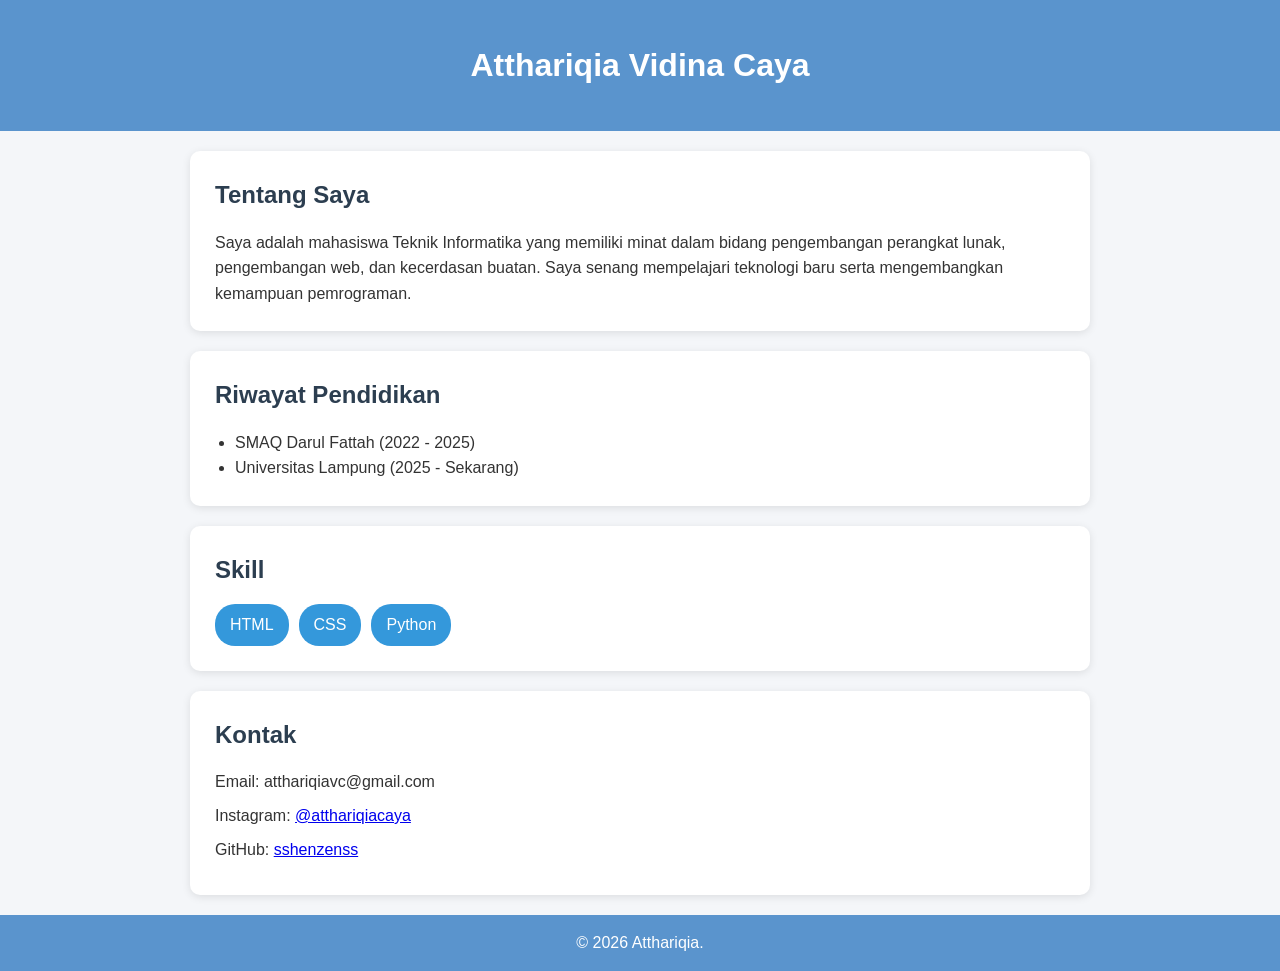
<file: Pertemuan 1/index.html>
<!DOCTYPE html>
<html lang="id">
<head>
    <meta charset="UTF-8">
    <meta name="viewport" content="width=device-width, initial-scale=1.0">
    <title>Portofolio</title>
    <link rel="stylesheet" href="style.css">
</head>
<body>

    <header>
        <h1>Atthariqia Vidina Caya</h1>
    </header>

    <section class="about">
        <h2>Tentang Saya</h2>
        <p>
            Saya adalah mahasiswa Teknik Informatika yang memiliki minat
            dalam bidang pengembangan perangkat lunak, pengembangan web,
            dan kecerdasan buatan. Saya senang mempelajari teknologi baru
            serta mengembangkan kemampuan pemrograman.
        </p>
    </section>

    <section class="education">
        <h2>Riwayat Pendidikan</h2>
        <ul>
            <li>SMAQ Darul Fattah (2022 - 2025)</li>
            <li>Universitas Lampung (2025 - Sekarang)</li>
        </ul>
    </section>

    <section class="skills">
        <h2>Skill</h2>
        <div class="skill-list">
            <span>HTML</span>
            <span>CSS</span>
            <span>Python</span>
        </div>
    </section>

    <section class="contact">
        <h2>Kontak</h2>
        <p>Email: atthariqiavc@gmail.com</p>
        <p>Instagram: <a href="https://www.instagram.com/atthariqiacaya" target="_blank">@atthariqiacaya</a></p>
        <p>GitHub: <a href="https://github.com/sshenzenss" target="_blank">sshenzenss</a></p>
    </section>

    <footer>
        <p>&copy; 2026 Atthariqia.</p>
    </footer>

</body>
</html>
</file>
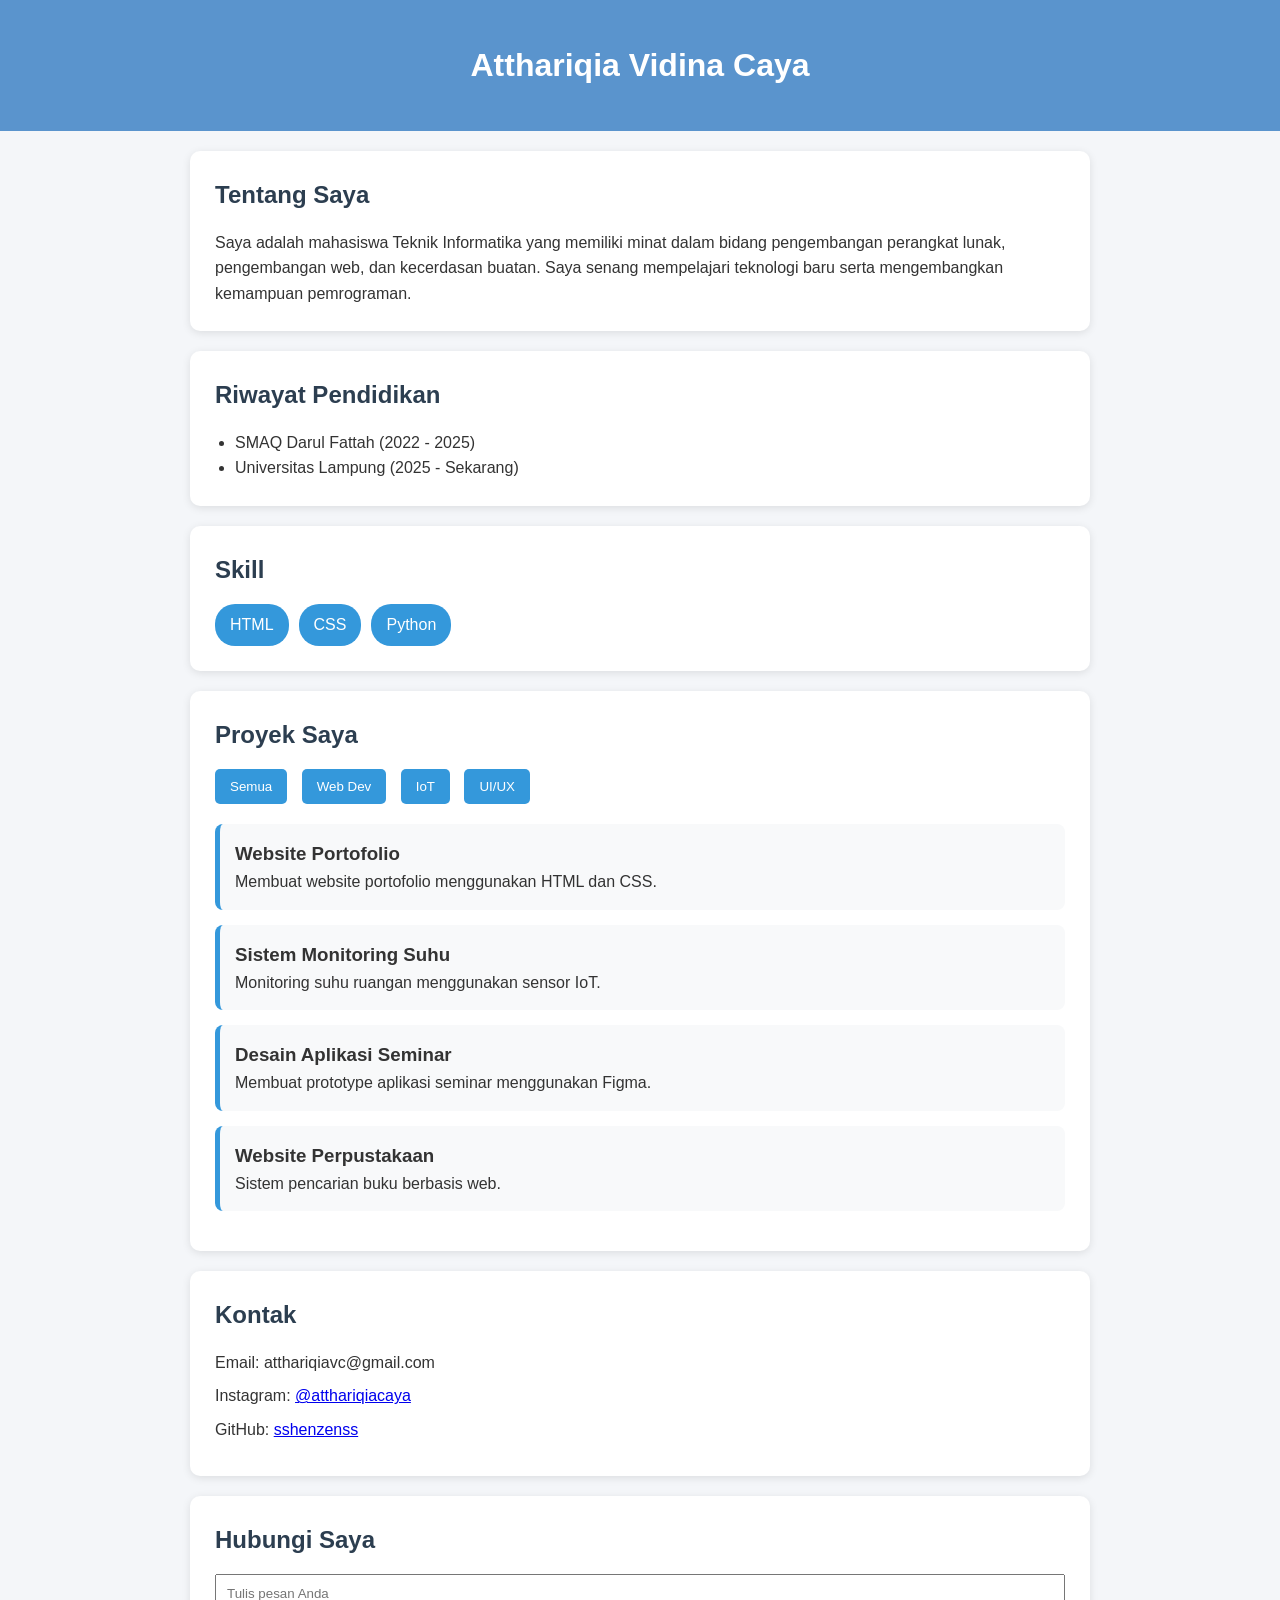
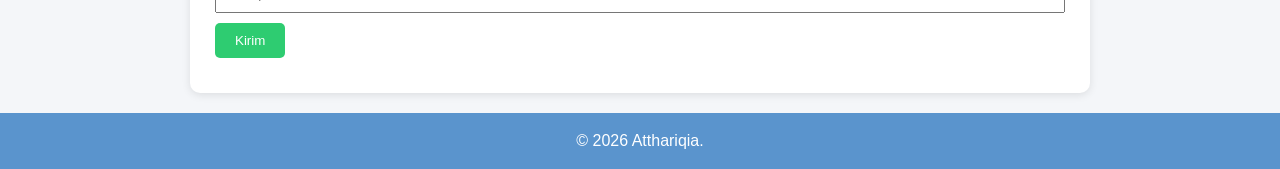
<file: Pertemuan 2/index.html>
<!DOCTYPE html>
<html lang="id">
<head>
    <meta charset="UTF-8">
    <meta name="viewport" content="width=device-width, initial-scale=1.0">
    <title>Portofolio</title>
    <link rel="stylesheet" href="style.css">
</head>
<body>

    <header>
        <h1>Atthariqia Vidina Caya</h1>
    </header>

    <section class="about">
        <h2>Tentang Saya</h2>
        <p>
            Saya adalah mahasiswa Teknik Informatika yang memiliki minat
            dalam bidang pengembangan perangkat lunak, pengembangan web,
            dan kecerdasan buatan. Saya senang mempelajari teknologi baru
            serta mengembangkan kemampuan pemrograman.
        </p>
    </section>

    <section class="education">
        <h2>Riwayat Pendidikan</h2>
        <ul>
            <li>SMAQ Darul Fattah (2022 - 2025)</li>
            <li>Universitas Lampung (2025 - Sekarang)</li>
        </ul>
    </section>

    <section class="skills">
        <h2>Skill</h2>
        <div class="skill-list">
            <span>HTML</span>
            <span>CSS</span>
            <span>Python</span>
        </div>
    </section>

    <section class="projects">
        <h2>Proyek Saya</h2>

        <div class="filter-buttons">
            <button onclick="filterProject('all')">Semua</button>
            <button onclick="filterProject('web')">Web Dev</button>
            <button onclick="filterProject('iot')">IoT</button>
            <button onclick="filterProject('uiux')">UI/UX</button>
        </div>

        <div class="project-list">

            <div class="project-item web">
                <h3>Website Portofolio</h3>
                <p>Membuat website portofolio menggunakan HTML dan CSS.</p>
            </div>

            <div class="project-item iot">
                <h3>Sistem Monitoring Suhu</h3>
                <p>Monitoring suhu ruangan menggunakan sensor IoT.</p>
            </div>

            <div class="project-item uiux">
                <h3>Desain Aplikasi Seminar</h3>
                <p>Membuat prototype aplikasi seminar menggunakan Figma.</p>
            </div>

            <div class="project-item web">
                <h3>Website Perpustakaan</h3>
                <p>Sistem pencarian buku berbasis web.</p>
            </div>

        </div>
    </section>

    <section class="contact">
        <h2>Kontak</h2>
        <p>Email: atthariqiavc@gmail.com</p>
        <p>Instagram: <a href="https://www.instagram.com/atthariqiacaya" target="_blank">@atthariqiacaya</a></p>
        <p>GitHub: <a href="https://github.com/sshenzenss" target="_blank">sshenzenss</a></p>
    </section>

    <section class="contact-form">
        <h2>Hubungi Saya</h2>

        <input type="text" id="messageInput" placeholder="Tulis pesan Anda">

        <button onclick="validateForm()">
            Kirim
        </button>

        <p id="warningMessage"></p>
    </section>

    <footer>
        <p>&copy; 2026 Atthariqia.</p>
    </footer>

<script src="script.js"></script>
</body>
</html>
</file>
<file: Pertemuan 1/style.css>
* {
    margin: 0;
    padding: 0;
    box-sizing: border-box;
}

body {
    font-family: Arial, sans-serif;
    background-color: #f4f6f9;
    color: #333;
    line-height: 1.6;
}

header {
    background: #5a94cd;
    color: white;
    text-align: center;
    padding: 40px 20px;
}

section {
    width: 80%;
    max-width: 900px;
    margin: 20px auto;
    background: white;
    padding: 25px;
    border-radius: 10px;
    box-shadow: 0 2px 8px rgba(0,0,0,0.1);
}

h2 {
    color: #2c3e50;
    margin-bottom: 15px;
}

ul {
    padding-left: 20px;
}

.skill-list {
    display: flex;
    flex-wrap: wrap;
    gap: 10px;
}

.skill-list span {
    background: #3498db;
    color: white;
    padding: 8px 15px;
    border-radius: 20px;
}

.contact p {
    margin: 8px 0;
}

footer {
    text-align: center;
    background: #5a94cd;
    color: white;
    padding: 15px;
    margin-top: 20px;
}
</file>
<file: Pertemuan 2/style.css>
* {
    margin: 0;
    padding: 0;
    box-sizing: border-box;
}

body {
    font-family: Arial, sans-serif;
    background-color: #f4f6f9;
    color: #333;
    line-height: 1.6;
}

header {
    background: #5a94cd;
    color: white;
    text-align: center;
    padding: 40px 20px;
}

section {
    width: 80%;
    max-width: 900px;
    margin: 20px auto;
    background: white;
    padding: 25px;
    border-radius: 10px;
    box-shadow: 0 2px 8px rgba(0,0,0,0.1);
}

h2 {
    color: #2c3e50;
    margin-bottom: 15px;
}

ul {
    padding-left: 20px;
}

.skill-list {
    display: flex;
    flex-wrap: wrap;
    gap: 10px;
}

.skill-list span {
    background: #3498db;
    color: white;
    padding: 8px 15px;
    border-radius: 20px;
}

.contact p {
    margin: 8px 0;
}

.filter-buttons {
    margin-bottom: 20px;
}

.filter-buttons button {
    padding: 10px 15px;
    margin-right: 10px;
    border: none;
    background-color: #3498db;
    color: white;
    border-radius: 5px;
    cursor: pointer;
}

.filter-buttons button:hover {
    background-color: #2980b9;
}

.project-item {
    background: #f8f9fa;
    padding: 15px;
    margin-bottom: 15px;
    border-radius: 8px;
    border-left: 5px solid #3498db;
}

.contact-form input {
    width: 100%;
    padding: 10px;
    margin-bottom: 10px;
}

.contact-form button {
    padding: 10px 20px;
    background-color: #2ecc71;
    color: white;
    border: none;
    border-radius: 5px;
    cursor: pointer;
}

.contact-form button:hover {
    background-color: #27ae60;
}

#warningMessage {
    margin-top: 10px;
    font-weight: bold;
}

footer {
    text-align: center;
    background: #5a94cd;
    color: white;
    padding: 15px;
    margin-top: 20px;
}
</file>
